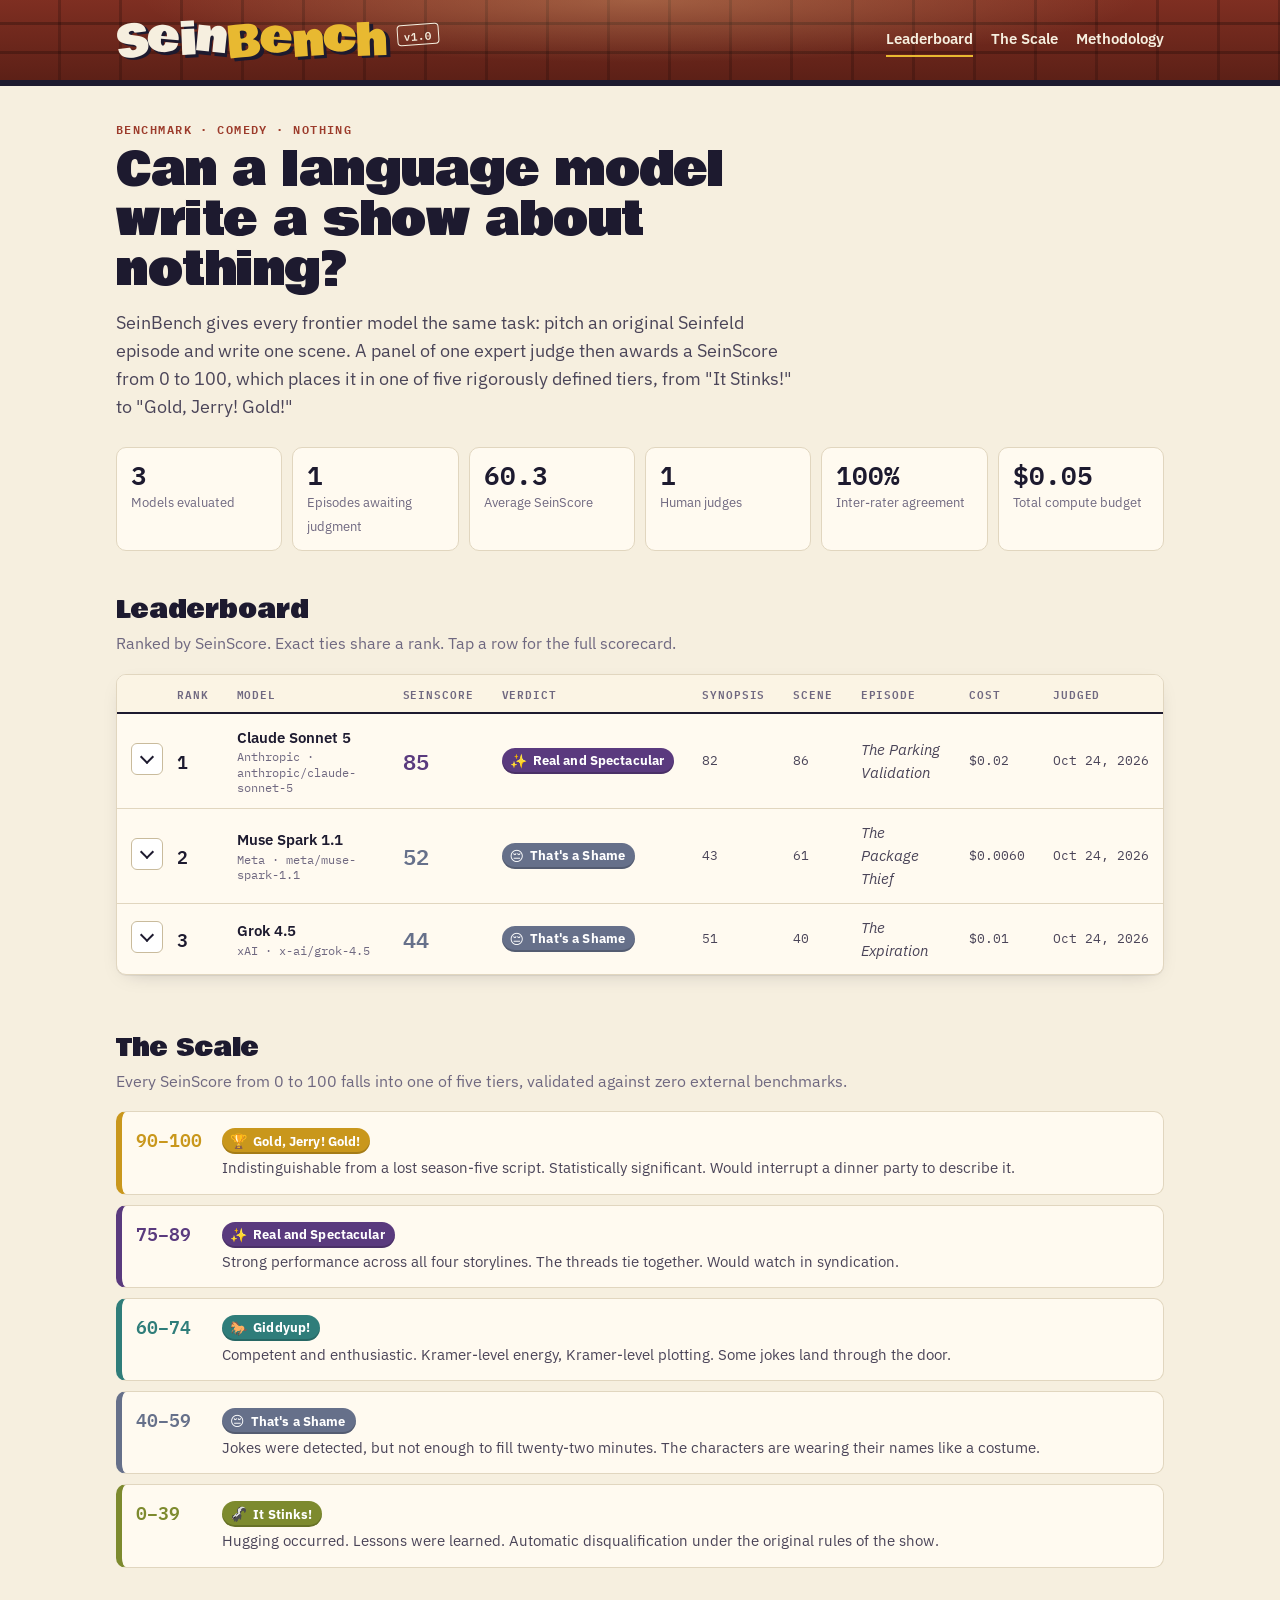
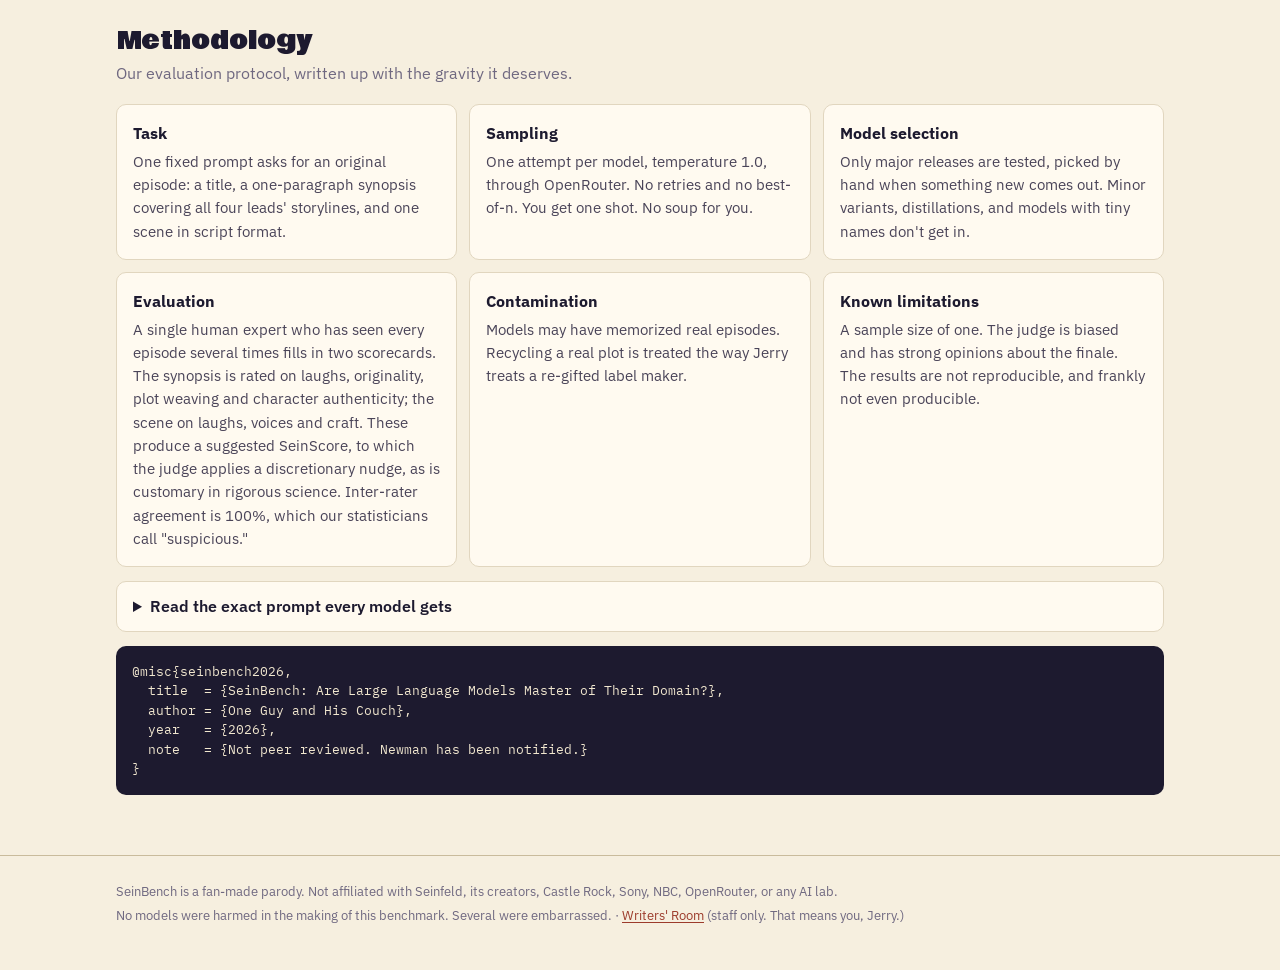
<file: index.html>
<!doctype html>
<html lang="en">
<head>
  <meta charset="utf-8">
  <meta name="viewport" content="width=device-width, initial-scale=1">
  <title>SeinBench Leaderboard</title>
  <meta name="description" content="SeinBench: the industry-standard benchmark for writing a show about nothing. AI models ranked on one original Seinfeld episode each.">
  <link rel="preconnect" href="https://fonts.googleapis.com">
  <link rel="preconnect" href="https://fonts.gstatic.com" crossorigin>
  <link href="https://fonts.googleapis.com/css2?family=Bowlby+One&family=Courier+Prime:wght@400;700&family=IBM+Plex+Mono:wght@400;600&family=IBM+Plex+Sans:ital,wght@0,400;0,600;0,700;1,400;1,700&display=swap" rel="stylesheet">
  <link rel="stylesheet" href="assets/style.css?v=dev">
  <link rel="icon" href="data:image/svg+xml,<svg xmlns='http://www.w3.org/2000/svg' viewBox='0 0 100 100'><text y='.9em' font-size='90'>🥨</text></svg>">
</head>
<body>
  <header class="site-header" id="site-header"></header>

  <main class="wrap">
    <div class="hero">
      <p class="eyebrow">Benchmark · Comedy · Nothing</p>
      <h1>Can a language model write a show about nothing?</h1>
      <p class="lede">SeinBench gives every frontier model the same task: pitch an original Seinfeld episode and write one scene. A panel of one expert judge then awards a SeinScore from 0 to 100, which places it in one of five rigorously defined tiers, from "It Stinks!" to "Gold, Jerry! Gold!"</p>
      <div class="stats" id="stats" aria-live="polite"></div>
    </div>

    <section id="board" aria-labelledby="board-title">
      <h2 id="board-title">Leaderboard</h2>
      <p class="section-sub">Ranked by SeinScore. Exact ties share a rank. Tap a row for the full scorecard.</p>
      <div id="board-wrap"><div class="empty">Loading the leaderboard…</div></div>
    </section>

    <section id="scale" aria-labelledby="scale-title">
      <h2 id="scale-title">The Scale</h2>
      <p class="section-sub">Every SeinScore from 0 to 100 falls into one of five tiers, validated against zero external benchmarks.</p>
      <div class="scale" id="scale-list"></div>
    </section>

    <section id="methodology" aria-labelledby="method-title">
      <h2 id="method-title">Methodology</h2>
      <p class="section-sub">Our evaluation protocol, written up with the gravity it deserves.</p>
      <div class="method">
        <div class="card"><h3>Task</h3><p>One fixed prompt asks for an original episode: a title, a one-paragraph synopsis covering all four leads' storylines, and one scene in script format.</p></div>
        <div class="card"><h3>Sampling</h3><p>One attempt per model, temperature 1.0, through OpenRouter. No retries and no best-of-n. You get one shot. No soup for you.</p></div>
        <div class="card"><h3>Model selection</h3><p>Only major releases are tested, picked by hand when something new comes out. Minor variants, distillations, and models with tiny names don't get in.</p></div>
        <div class="card"><h3>Evaluation</h3><p>A single human expert who has seen every episode several times fills in two scorecards. The synopsis is rated on laughs, originality, plot weaving and character authenticity; the scene on laughs, voices and craft. These produce a suggested SeinScore, to which the judge applies a discretionary nudge, as is customary in rigorous science. Inter-rater agreement is 100%, which our statisticians call "suspicious."</p></div>
        <div class="card"><h3>Contamination</h3><p>Models may have memorized real episodes. Recycling a real plot is treated the way Jerry treats a re-gifted label maker.</p></div>
        <div class="card"><h3>Known limitations</h3><p>A sample size of one. The judge is biased and has strong opinions about the finale. The results are not reproducible, and frankly not even producible.</p></div>
      </div>
      <details class="prompt">
        <summary>Read the exact prompt every model gets</summary>
        <pre id="prompt-text">Loading…</pre>
      </details>
      <pre class="bib">@misc{seinbench2026,
  title  = {SeinBench: Are Large Language Models Master of Their Domain?},
  author = {One Guy and His Couch},
  year   = {2026},
  note   = {Not peer reviewed. Newman has been notified.}
}</pre>
    </section>
  </main>

  <footer class="site-footer" id="site-footer"></footer>

  <script src="assets/common.js?v=dev"></script>
  <script>
    SB.chrome('board');

    document.querySelector('#scale-list').innerHTML = SB.TIERS.map((t) => `
      <div class="scale-row" style="--tc:var(--tier-${t.n})">
        <div class="n">${t.min}–${t.max}</div>
        <div><h3>${SB.badge(t.n)}</h3><p>${SB.esc(t.desc)}</p></div>
      </div>`).join('');

    SB.getText('data/prompt.txt').then((t) => { document.querySelector('#prompt-text').textContent = t.trim(); });

    (async () => {
      const wrap = document.querySelector('#board-wrap');
      let episodes = [];
      try { episodes = await SB.getJSON('data/episodes.json'); }
      catch { wrap.innerHTML = '<div class="empty"><div class="big">The leaderboard is in the shop.</div>Try again in a minute.</div>'; return; }

      const rows = SB.aggregate(episodes);
      const pending = episodes.filter((e) => !e.rating).length;
      const spent = episodes.reduce((s, e) => s + (e.stats?.cost || 0), 0);
      const stats = [
        [rows.length, 'Models evaluated'],
        [pending, 'Episodes awaiting judgment'],
        [rows.length ? SB.fmtScore(Math.round(rows.reduce((s, r) => s + r.score, 0) / rows.length * 10) / 10) : '—', 'Average SeinScore'],
        [1, 'Human judges'],
        ['100%', 'Inter-rater agreement'],
        [SB.fmtCost(spent), 'Total compute budget'],
      ];
      document.querySelector('#stats').innerHTML = stats.map(([v, l]) => `<div class="stat"><b>${SB.esc(v)}</b><span>${SB.esc(l)}</span></div>`).join('');

      if (!rows.length) {
        wrap.innerHTML = `<div class="empty"><div class="big">No models have been rated yet.</div>It's a leaderboard about nothing.${pending ? ` ${pending} episode${pending > 1 ? 's are' : ' is'} waiting for a verdict.` : ''}</div>`;
        return;
      }
      wrap.innerHTML = tableHtml(rows);
      // Tap a row (or its arrow) to open its details; links inside the row still work as links.
      wrap.addEventListener('click', (ev) => {
        if (ev.target.closest('a')) return;
        const row = ev.target.closest('tr.board-row');
        if (row) toggleRow(row.querySelector('.row-toggle'));
      });
    })();

    function toggleRow(button) {
      const open = button.getAttribute('aria-expanded') !== 'true';
      button.setAttribute('aria-expanded', String(open));
      button.closest('tr').classList.toggle('open', open);
      document.getElementById(button.getAttribute('aria-controls')).hidden = !open;
    }

    function measure(label, value) {
      if (value == null) {
        return `<div class="mc-row"><span>${SB.esc(label)}</span><span class="mc-dots" aria-hidden="true"></span><span class="mc-val muted">Not measured</span></div>`;
      }
      return `<div class="mc-row"><span>${SB.esc(label)}</span><span class="mc-bar"><i style="width:${value}%;background:var(--tier-${SB.tierFor(value)})"></i></span><span class="mc-val">${SB.fmtScore(Math.round(value))}</span></div>`;
    }

    function detailHtml(r) {
      const [whole, frac] = r.score.toFixed(1).split('.');
      const sections = Object.entries(SB.RUBRIC).map(([key, sec]) => `
        <div class="mc-section">
          <h4><span>${SB.esc(sec.label)}</span><b>${SB.fmtScore(r[key])}</b></h4>
          ${sec.criteria.map((c) => measure(c.name, r.criteria[c.key])).join('')}
        </div>`).join('');
      return `
        <div class="row-detail">
          ${sections}
          <aside class="rd-aside">
            <span class="rd-label">SeinScore</span>
            <b class="rd-score" style="color:var(--tier-${r.tier})">${whole}<em>.${frac}</em></b>
            <small class="rd-interval">90% interval 0–100 · n&nbsp;=&nbsp;${r.count}</small>
            ${SB.badge(r.tier)}
            <p class="rd-episode">“${SB.esc(r.latest.title)}”${r.count > 1 ? ` <span>+${r.count - 1} more</span>` : ''}</p>
            <dl>
              <dt>Cost</dt><dd>${SB.fmtCost(r.latest.stats?.cost)}</dd>
              <dt>Judged</dt><dd>${SB.fmtDate(r.latest.ratedAt)}</dd>
            </dl>
            <a class="rd-link" href="${SB.modelUrl(r.model)}">Read the episode →</a>
            <p class="rd-fine">Judged by one human. No appeals.</p>
          </aside>
        </div>`;
    }

    function tableHtml(rows) {
      return `<div class="board-wrap">
        <table class="board">
          <thead><tr>
            <th scope="col"><span class="visually-hidden">Details</span></th>
            <th scope="col">Rank</th><th scope="col">Model</th><th scope="col">SeinScore</th><th scope="col" class="hide-sm">Verdict</th><th scope="col" class="hide-sm" title="Synopsis scorecard">Synopsis</th><th scope="col" class="hide-sm" title="Scene scorecard">Scene</th>
            <th scope="col" class="hide-sm">Episode</th><th scope="col" class="hide-sm">Cost</th><th scope="col" class="hide-sm">Judged</th>
          </tr></thead>
          ${rows.map((r, i) => `
          <tbody>
            <tr class="board-row">
              <td class="toggle-cell"><button type="button" class="row-toggle" aria-expanded="false" aria-controls="detail-${i}" aria-label="Show details for ${SB.esc(SB.shortName(r.name))}"></button></td>
              <td class="rank">${r.rank}</td>
              <td><a class="model-name" href="${SB.modelUrl(r.model)}">${SB.esc(SB.shortName(r.name))}</a><span class="model-id">${SB.esc(r.lab)} · ${SB.esc(r.model)}</span></td>
              <td class="score" style="color:var(--tier-${r.tier})">${SB.fmtScore(r.score)}${r.count > 1 ? `<small> avg</small>` : ''}</td>
              <td class="hide-sm">${SB.badge(r.tier)}</td>
              <td class="hide-sm num">${SB.fmtScore(r.synopsis)}</td>
              <td class="hide-sm num">${SB.fmtScore(r.scene)}</td>
              <td class="hide-sm ep-title">${SB.esc(r.latest.title)}${r.count > 1 ? ` <span class="num">+${r.count - 1} more</span>` : ''}</td>
              <td class="hide-sm num">${SB.fmtCost(r.latest.stats?.cost)}</td>
              <td class="hide-sm num">${SB.fmtDate(r.latest.ratedAt)}</td>
            </tr>
            <tr class="detail-row" id="detail-${i}" hidden><td colspan="10">${detailHtml(r)}</td></tr>
          </tbody>`).join('')}
        </table></div>`;
    }
  </script>
</body>
</html>
</file>
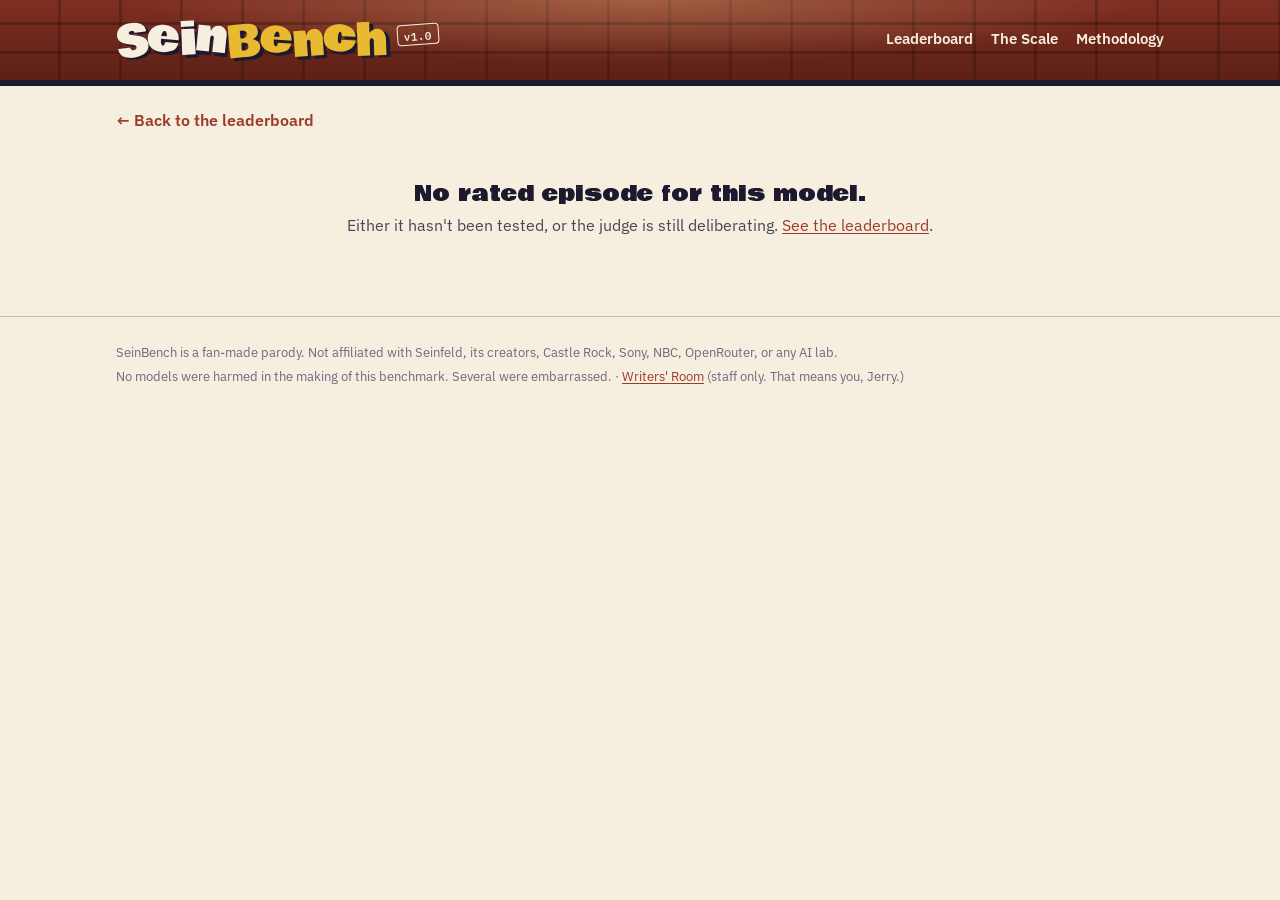
<file: model.html>
<!doctype html>
<html lang="en">
<head>
  <meta charset="utf-8">
  <meta name="viewport" content="width=device-width, initial-scale=1">
  <title>SeinBench Model Report</title>
  <meta name="description" content="One AI model's original Seinfeld episode, and the verdict.">
  <link rel="preconnect" href="https://fonts.googleapis.com">
  <link rel="preconnect" href="https://fonts.gstatic.com" crossorigin>
  <link href="https://fonts.googleapis.com/css2?family=Bowlby+One&family=Courier+Prime:wght@400;700&family=IBM+Plex+Mono:wght@400;600&family=IBM+Plex+Sans:ital,wght@0,400;0,600;0,700;1,400;1,700&display=swap" rel="stylesheet">
  <link rel="stylesheet" href="assets/style.css?v=dev">
  <link rel="icon" href="data:image/svg+xml,<svg xmlns='http://www.w3.org/2000/svg' viewBox='0 0 100 100'><text y='.9em' font-size='90'>🥨</text></svg>">
</head>
<body>
  <header class="site-header" id="site-header"></header>

  <main class="wrap" id="main">
    <a class="crumb" href="index.html">← Back to the leaderboard</a>
    <div id="content"><div class="empty">Loading the episode…</div></div>
  </main>

  <footer class="site-footer" id="site-footer"></footer>

  <script src="assets/common.js?v=dev"></script>
  <script>
    SB.chrome('');

    // Automated checks are for flavor only. They never touch the score.
    function checks(e) {
      const text = `${e.synopsis}\n${e.scene}`;
      const syn = e.synopsis.toLowerCase();
      const has = (re) => re.test(text);
      return [
        ['All four leads in the synopsis', ['jerry', 'george', 'elaine', 'kramer'].every((n) => syn.includes(n)), true],
        ['Newman appears', has(/newman/i), true],
        ['Hugging detected', has(/\bhug(s|ged|ging)?\b/i), false],
        ['Lessons learned', has(/\b(learn(ed|s)?|lesson)\b/i), false],
      ];
    }

    function scorecardHtml(e) {
      if (!e.criteria || !Object.keys(e.criteria).length) return '';
      const sections = Object.entries(SB.RUBRIC).map(([key, sec]) => {
        const s = SB.sectionScore(e.criteria, key);
        const rows = sec.criteria.filter((c) => e.criteria[c.key]).map((c) => {
          const v = e.criteria[c.key];
          const dots = [1, 2, 3, 4, 5].map((n) => `<i class="${n <= v ? 'on' : ''}"></i>`).join('');
          return `<div class="sc-row"><span>${SB.esc(c.name)}</span><span class="dots" style="--tc:var(--tier-${6 - v})" role="img" aria-label="${v} out of 5">${dots}</span><small>${SB.esc(c.low)} ↔ ${SB.esc(c.high)}</small></div>`;
        }).join('');
        return rows ? `<h4><span>${SB.esc(sec.label)}</span><span>${s ?? '—'}</span></h4>${rows}` : '';
      }).join('');
      const nudge = e.suggestedScore != null ? e.score - e.suggestedScore : 0;
      return `
            <div class="card">
              <h3>Scorecard</h3>
              <div class="sc-table">${sections}</div>
              ${e.suggestedScore != null ? `<p class="fine">Suggested ${e.suggestedScore}${nudge ? `, judge's nudge ${nudge > 0 ? '+' : '−'}${Math.abs(nudge)}` : ', no nudge'}.</p>` : ''}
            </div>`;
    }

    function episodeHtml(e, i) {
      const s = e.stats || {};
      const rows = checks(e).map(([label, value, good]) =>
        `<li><span>${label}</span><span class="${value === good ? 'ok' : 'bad'}">${value ? 'Yes' : 'No'}</span></li>`).join('');
      return `
        <div class="episode-layout">
          <article>
            <div class="listing">
              <div class="label">${i === 0 ? 'Episode under evaluation' : 'Earlier attempt'} · ${SB.esc(SB.fmtDate(e.createdAt))}</div>
              <h2>“${SB.esc(e.title)}”</h2>
              <p class="synopsis">${SB.esc(e.synopsis) || '<em>The model skipped the synopsis. Bold.</em>'}</p>
            </div>
            <div class="teleplay">
              <div class="sp-label">Example scene</div>
              ${SB.renderScene(e.scene)}
            </div>
          </article>
          <aside class="run-card">
            <div class="card">
              <h3>Verdict</h3>
              <div class="big-score" style="color:var(--tier-${SB.tierFor(SB.scoreOf(e))})">${SB.fmtScore(SB.scoreOf(e))}<small> / 100</small></div>
              ${SB.badge(SB.tierFor(SB.scoreOf(e)), true)}
              <p class="fine">${SB.esc(SB.tier(SB.tierFor(SB.scoreOf(e))).desc)}</p>
            </div>
            ${scorecardHtml(e)}
            <div class="card">
              <h3>Run card</h3>
              <dl>
                <dt>Output tokens</dt><dd>${s.outputTokens ?? '—'}</dd>
                <dt>Wall time</dt><dd>${s.seconds != null ? `${s.seconds}s` : '—'}</dd>
                <dt>Cost</dt><dd>${SB.fmtCost(s.cost)}</dd>
                <dt>Provider</dt><dd>${SB.esc(s.provider || '—')}</dd>
                <dt>Temperature</dt><dd>1.0</dd>
                <dt>Attempts</dt><dd>1 (no soup)</dd>
              </dl>
            </div>
            <div class="card">
              <h3>Automated checks</h3>
              <ul class="checks">${rows}</ul>
              <p class="fine">Advisory only. These do not affect the verdict, which is final and unappealable.</p>
            </div>
          </aside>
        </div>`;
    }

    (async () => {
      const id = new URLSearchParams(location.search).get('m') || '';
      const content = document.querySelector('#content');
      let episodes = [];
      try { episodes = await SB.getJSON('data/episodes.json'); } catch {}
      const mine = episodes.filter((e) => e.model === id && SB.scoreOf(e) != null)
        .sort((a, b) => (b.createdAt || '').localeCompare(a.createdAt || ''));

      if (!mine.length) {
        content.innerHTML = `<div class="empty"><div class="big">No rated episode for this model.</div>Either it hasn't been tested, or the judge is still deliberating. <a href="index.html">See the leaderboard</a>.</div>`;
        return;
      }
      const row = SB.aggregate(mine)[0];
      document.title = `${row.name} on SeinBench`;
      content.innerHTML = `
        <div class="model-head">
          <div>
            <p class="eyebrow">${SB.esc(row.lab)} · Model report</p>
            <h1>${SB.esc(row.name)}</h1>
            <div class="model-id">${SB.esc(id)}</div>
          </div>
          <div style="text-align:right">
            <div class="big-score" style="color:var(--tier-${row.tier})">${SB.fmtScore(row.score)}<small> / 100</small></div>
            ${SB.badge(row.tier, true)}
          </div>
        </div>
        ${mine.map(episodeHtml).join('')}`;
    })();
  </script>
</body>
</html>
</file>
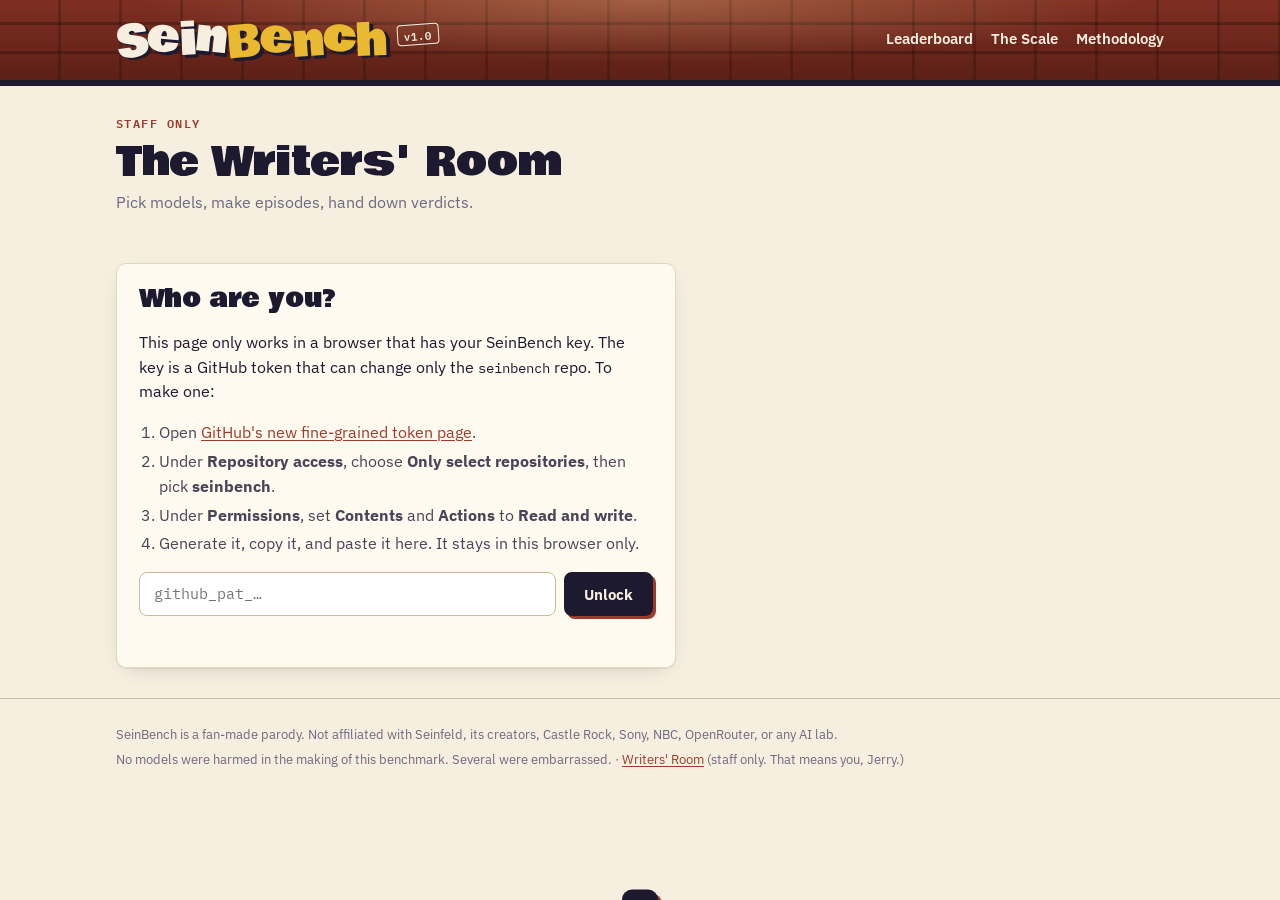
<file: writers-room.html>
<!doctype html>
<html lang="en">
<head>
  <meta charset="utf-8">
  <meta name="viewport" content="width=device-width, initial-scale=1">
  <meta name="robots" content="noindex, nofollow">
  <title>SeinBench Writers' Room</title>
  <link rel="preconnect" href="https://fonts.googleapis.com">
  <link rel="preconnect" href="https://fonts.gstatic.com" crossorigin>
  <link href="https://fonts.googleapis.com/css2?family=Bowlby+One&family=Courier+Prime:wght@400;700&family=IBM+Plex+Mono:wght@400;600&family=IBM+Plex+Sans:ital,wght@0,400;0,600;0,700;1,400;1,700&display=swap" rel="stylesheet">
  <link rel="stylesheet" href="assets/style.css?v=dev">
  <link rel="icon" href="data:image/svg+xml,<svg xmlns='http://www.w3.org/2000/svg' viewBox='0 0 100 100'><text y='.9em' font-size='90'>🥨</text></svg>">
</head>
<body>
  <header class="site-header" id="site-header"></header>

  <main class="wrap">
    <div class="room-hero">
      <p class="eyebrow">Staff only</p>
      <h1>The Writers' Room</h1>
      <p class="section-sub" id="room-sub">Pick models, make episodes, hand down verdicts.</p>
    </div>

    <div id="locked" hidden>
      <div class="lock-card">
        <h2 class="section-title">Who are you?</h2>
        <p>This page only works in a browser that has your SeinBench key. The key is a GitHub token that can change only the <code>seinbench</code> repo. To make one:</p>
        <ol>
          <li>Open <a href="https://github.com/settings/personal-access-tokens/new" target="_blank" rel="noopener">GitHub's new fine-grained token page</a>.</li>
          <li>Under <b>Repository access</b>, choose <b>Only select repositories</b>, then pick <b>seinbench</b>.</li>
          <li>Under <b>Permissions</b>, set <b>Contents</b> and <b>Actions</b> to <b>Read and write</b>.</li>
          <li>Generate it, copy it, and paste it here. It stays in this browser only.</li>
        </ol>
        <form id="unlock-form" class="field" autocomplete="off">
          <label for="token" class="visually-hidden">GitHub token</label>
          <input id="token" type="password" placeholder="github_pat_…" spellcheck="false" required>
          <button class="btn" type="submit">Unlock</button>
        </form>
        <p class="err" id="unlock-err" role="alert"></p>
      </div>
    </div>

    <div id="room" hidden>
      <nav class="room-tabs" aria-label="Sections">
        <a href="#queue-sec">Awaiting verdict <b id="n-queue">0</b></a>
        <a href="#jobs-sec">In the works <b id="n-jobs">0</b></a>
        <a href="#suggest-sec">New major releases</a>
        <a href="#any-sec">Any model</a>
        <a href="#rated-sec">Judged</a>
      </nav>

      <section id="queue-sec">
        <h2 class="section-title">Awaiting your verdict</h2>
        <p class="section-sub">Tap the synopsis and scene scorecards for a suggested SeinScore, nudge it if you disagree, then submit. The leaderboard updates in about a minute.</p>
        <div class="queue" id="queue"></div>
      </section>

      <section id="jobs-sec">
        <h2 class="section-title">In the works</h2>
        <p class="section-sub">Episodes being written right now, plus any that failed today. Each one usually takes one to three minutes.</p>
        <div class="model-list" id="jobs"></div>
      </section>

      <section id="suggest-sec">
        <h2 class="section-title">New major releases</h2>
        <p class="section-sub" id="suggest-sub">Flagship models from the big labs, released in the last 120 days. Making an episode uses a few cents of OpenRouter credit.</p>
        <div class="model-list" id="suggest"></div>
      </section>

      <section id="any-sec">
        <h2 class="section-title">Any model</h2>
        <p class="section-sub">Anything on OpenRouter, major or not. Start typing a name or id.</p>
        <form id="any-form" class="field">
          <label for="any-input" class="visually-hidden">Model id</label>
          <input id="any-input" type="search" list="all-models" placeholder="e.g. anthropic/claude-opus-5.5" spellcheck="false" autocomplete="off">
          <datalist id="all-models"></datalist>
          <button class="btn" type="submit">Make episode</button>
        </form>
        <p class="err" id="any-err" role="alert"></p>
      </section>

      <section id="rated-sec">
        <h2 class="section-title">Judged</h2>
        <p class="section-sub">Changed your mind? Reopen one and rule again.</p>
        <div class="model-list" id="rated"></div>
      </section>

      <p class="fine"><a href="https://github.com/cammrowland/seinbench/actions" target="_blank" rel="noopener">Actions log</a> · <button class="btn small ghost" type="button" id="lock-btn">Lock this browser</button></p>
    </div>
  </main>

  <div class="toast" id="toast" role="status" aria-live="polite"></div>
  <footer class="site-footer" id="site-footer"></footer>

  <script src="assets/common.js?v=dev"></script>
  <script>
    SB.chrome('');
    const API = `https://api.github.com/repos/${SB.OWNER}/${SB.REPO}`;
    const TOKEN_KEY = 'seinbench-token';
    const JOBS_KEY = 'seinbench-jobs';
    const SUGGEST_DAYS = 120;
    const $ = (s) => document.querySelector(s);
    const sleep = (ms) => new Promise((r) => setTimeout(r, ms));

    const store = {
      get(k, fallback) { try { const v = localStorage.getItem(k); return v == null ? fallback : JSON.parse(v); } catch { return fallback; } },
      set(k, v) { try { localStorage.setItem(k, JSON.stringify(v)); } catch {} },
      del(k) { try { localStorage.removeItem(k); } catch {} },
    };

    let token = store.get(TOKEN_KEY, '');
    const state = { episodes: [], models: [], modelsUpdated: '', jobs: store.get(JOBS_KEY, []), reopened: new Set(), drafts: new Map() };

    // ---------- GitHub API ----------
    function gh(path, opts = {}) {
      return fetch(API + path, {
        cache: 'no-store',
        ...opts,
        headers: {
          Authorization: `Bearer ${token}`,
          Accept: 'application/vnd.github+json',
          'X-GitHub-Api-Version': '2022-11-28',
          ...(opts.body ? { 'Content-Type': 'application/json' } : {}),
        },
      });
    }
    const b64enc = (str) => {
      const bytes = new TextEncoder().encode(str);
      let bin = '';
      for (let i = 0; i < bytes.length; i += 0x8000) bin += String.fromCharCode(...bytes.subarray(i, i + 0x8000));
      return btoa(bin);
    };
    const b64dec = (b64) => new TextDecoder().decode(Uint8Array.from(atob(b64.replace(/\s/g, '')), (c) => c.charCodeAt(0)));

    async function loadEpisodes() {
      const res = await gh('/contents/data/episodes.json?ref=main');
      if (!res.ok) throw new Error(`Couldn't read episodes (GitHub said ${res.status}).`);
      const file = await res.json();
      let content = file.content;
      if (!content) content = (await (await gh(`/git/blobs/${file.sha}`)).json()).content; // files over 1 MB
      return { episodes: JSON.parse(b64dec(content)), sha: file.sha };
    }

    // Read-modify-write with retry, in case the bot saved a new episode at the same moment.
    async function saveEpisodes(mutate, message) {
      for (let attempt = 0; attempt < 4; attempt++) {
        const { episodes, sha } = await loadEpisodes();
        mutate(episodes);
        const res = await gh('/contents/data/episodes.json', {
          method: 'PUT',
          body: JSON.stringify({ message, branch: 'main', sha, content: b64enc(JSON.stringify(episodes, null, 1) + '\n') }),
        });
        if (res.ok) return episodes;
        if (res.status !== 409 && res.status !== 422) throw new Error(`Save failed (GitHub said ${res.status}).`);
        await sleep(800 * (attempt + 1));
      }
      throw new Error('Save kept colliding with another update. Try again.');
    }

    // ---------- Unlock ----------
    // The repo's own "permissions" field describes the account, not the token, so on unlock
    // probe both write permissions with requests GitHub is guaranteed to reject harmlessly:
    // a file save with an impossible sha, and a run request with an input that doesn't exist.
    async function checkToken(probe = false) {
      const res = await gh('');
      if (res.status === 401) throw new Error("GitHub didn't accept that token. Check that you copied all of it.");
      if (!res.ok) throw new Error(`That token can't see the seinbench repo (GitHub said ${res.status}).`);
      if (!probe) return;

      const missing = [];
      const save = await gh('/contents/data/episodes.json', {
        method: 'PUT',
        body: JSON.stringify({ message: 'permission probe', branch: 'main', sha: '0'.repeat(40), content: b64enc('probe') }),
      });
      if (save.status === 403 || save.status === 404) missing.push('Contents');
      const run = await gh('/actions/workflows/make-episode.yml/dispatches', {
        method: 'POST',
        body: JSON.stringify({ ref: 'main', inputs: { model_id: 'x', permission_probe: '1' } }),
      });
      if (run.status === 403 || run.status === 404) missing.push('Actions');
      if (missing.length) {
        throw new Error(`That token can't change seinbench yet. On GitHub, edit the token: choose "Only select repositories" → seinbench, then set ${missing.join(' and ')} to "Read and write".`);
      }
    }

    $('#unlock-form').addEventListener('submit', async (ev) => {
      ev.preventDefault();
      const err = $('#unlock-err');
      err.textContent = '';
      token = $('#token').value.trim();
      try {
        await checkToken(true);
      } catch (e) { token = ''; err.textContent = e.message; return; }
      store.set(TOKEN_KEY, token);
      $('#token').value = '';
      enterRoom();
    });

    $('#lock-btn').addEventListener('click', () => {
      store.del(TOKEN_KEY);
      token = '';
      location.reload();
    });

    // The token is fine by the time this runs, so a failure here is a loading problem, not a login one.
    function enterRoom() {
      openRoom().catch((e) => {
        $('#queue').innerHTML = `
          <div class="empty">
            <div class="big">The room didn't load.</div>
            <p>${SB.esc(e.message)}</p>
            <button type="button" class="btn small" onclick="location.reload()">Reload</button>
          </div>`;
      });
    }

    async function openRoom() {
      $('#locked').hidden = true;
      $('#room').hidden = false;
      $('#queue').innerHTML = '<div class="empty">Pulling the latest drafts…</div>';
      const [eps, models] = await Promise.all([
        loadEpisodes(),
        SB.getJSON('data/models.json').catch(() => ({ models: [], updated: '' })),
      ]);
      state.episodes = eps.episodes;
      state.models = models.models;
      state.modelsUpdated = models.updated;
      $('#all-models').innerHTML = state.models.map((m) => `<option value="${SB.esc(m.id)}">${SB.esc(m.name)}</option>`).join('');
      render();
      poll();
    }

    // ---------- Rendering ----------
    const estCost = (m) => (m?.outPrice == null ? 'price unknown' : `≈ ${SB.fmtCost((m.outPrice * 2500 + (m.inPrice || 0) * 150) / 1e6)}`);
    const daysAgo = (sec) => (Date.now() / 1000 - sec) / 86400;
    const activeJob = (id) => state.jobs.find((j) => j.model === id && !j.done);

    function verdictCard(e) {
      draftFor(e);
      return `
        <article class="verdict-card" id="ep-${SB.esc(e.id)}" data-ep="${SB.esc(e.id)}">
          <div class="vc-body">
            <div class="vc-model">${SB.esc(e.modelName)} · ${SB.esc(e.model)} · ${SB.fmtDate(e.createdAt)} · ${SB.fmtCost(e.stats?.cost)}</div>
            <h3>“${SB.esc(e.title)}”</h3>
            <p>${SB.esc(e.synopsis) || '<em>No synopsis came back.</em>'}</p>
            ${scorecard(e, 'synopsis')}
            <details open><summary>The scene</summary><div class="teleplay">${SB.renderScene(e.scene)}</div></details>
            ${scorecard(e, 'scene')}
          </div>
          ${verdictPanel(e)}
        </article>`;
    }

    // One draft per episode in the queue, so taps and slider moves survive re-renders.
    // `manual` flips on once you move the slider yourself; until then it follows the suggestion.
    function draftFor(e) {
      if (!state.drafts.has(e.id)) {
        state.drafts.set(e.id, { criteria: { ...(e.criteria || {}) }, score: SB.scoreOf(e), manual: e.score != null });
      }
      return state.drafts.get(e.id);
    }

    function scorecard(e, section) {
      const sec = SB.RUBRIC[section];
      const d = draftFor(e);
      const rows = sec.criteria.map((c) => `
        <div class="crit">
          <div class="crit-label"><b>${SB.esc(c.name)}</b><span>${SB.esc(c.hint)}</span></div>
          <div class="crit-scale" role="radiogroup" aria-label="${SB.esc(c.name)}: 1 is ${SB.esc(c.low)}, 5 is ${SB.esc(c.high)}">
            ${[1, 2, 3, 4, 5].map((v) => `<button type="button" role="radio" class="crit-btn" style="--tc:var(--tier-${6 - v})" data-crit="${c.key}" data-val="${v}" aria-checked="${d.criteria[c.key] === v}">${v}</button>`).join('')}
          </div>
          <div class="crit-ends"><span>${SB.esc(c.low)}</span><span>${SB.esc(c.high)}</span></div>
        </div>`).join('');
      return `
        <div class="scorecard" data-section="${section}">
          <div class="sc-head"><span>${SB.esc(sec.label)} scorecard</span><b class="sc-score">—</b></div>
          ${rows}
        </div>`;
    }

    function verdictPanel(e) {
      const legacy = e.rating && e.score == null;
      const bands = SB.TIERS.slice().reverse().map((b) => `
        <button type="button" class="vp-band" data-band="${b.n}" style="--tc:var(--tier-${b.n});flex-grow:${b.max - b.min + 1}" title="${SB.esc(b.name)}: ${b.min}–${b.max}" aria-label="${SB.esc(b.name)}, ${b.min} to ${b.max}">
          <i aria-hidden="true">${b.icon}</i><span>${b.min}</span>
        </button>`).join('');
      return `
        <div class="verdict-panel">
          <div class="vp-title">Overall SeinScore</div>
          ${legacy ? `<p class="vp-note">You judged this “${SB.esc(SB.tier(e.rating).name)}” before scores existed. It starts at the middle of that band.</p>` : ''}
          <div class="vp-readout" aria-live="polite"><b class="vp-num">—</b><span class="vp-tier"></span></div>
          <p class="vp-suggest"></p>
          <div class="vp-track">
            <div class="vp-marker" hidden><span></span></div>
            <label class="visually-hidden" for="s-${SB.esc(e.id)}">Overall SeinScore for ${SB.esc(e.title)}</label>
            <input class="vp-slider" style="--track:${SB.trackGradient()}" id="s-${SB.esc(e.id)}" type="range" min="0" max="100" step="1" value="50">
          </div>
          <div class="vp-bands">${bands}</div>
          <div class="vp-actions">
            <button type="button" class="btn small ghost" data-nudge="-1" aria-label="Lower the score by one">−1</button>
            <button type="button" class="btn small ghost" data-nudge="1" aria-label="Raise the score by one">+1</button>
            <button type="button" class="btn small ghost vp-reset" data-reset hidden>Use suggested</button>
            <button type="button" class="btn vp-submit" data-submit="${SB.esc(e.id)}" disabled>Submit verdict</button>
          </div>
        </div>`;
    }

    // Repaint one card from its draft: scorecard taps, section scores, the suggestion marker and the slider.
    function paintCard(card) {
      const d = state.drafts.get(card.dataset.ep);
      const suggested = SB.suggestScore(d.criteria);
      if (!d.manual && suggested != null) d.score = suggested;

      card.querySelectorAll('.crit-btn').forEach((b) => b.setAttribute('aria-checked', String(d.criteria[b.dataset.crit] === Number(b.dataset.val))));
      card.querySelectorAll('.scorecard').forEach((sc) => {
        const s = SB.sectionScore(d.criteria, sc.dataset.section);
        const el = sc.querySelector('.sc-score');
        el.textContent = s == null ? '—' : s;
        el.style.color = s == null ? '' : `var(--tier-${SB.tierFor(s)})`;
      });

      const panel = card.querySelector('.verdict-panel');
      const value = d.score ?? 50;
      const t = SB.tier(SB.tierFor(value));
      panel.style.setProperty('--tc', `var(--tier-${t.n})`);
      panel.querySelector('.vp-num').textContent = d.score == null ? '—' : d.score;
      panel.querySelector('.vp-tier').textContent = d.score == null ? 'Rate the scorecards or slide to score' : `${t.icon} ${t.name}`;
      const slider = panel.querySelector('.vp-slider');
      slider.value = value;
      slider.setAttribute('aria-valuetext', d.score == null ? 'No score yet' : `${d.score}, ${t.name}`);

      const marker = panel.querySelector('.vp-marker');
      marker.hidden = suggested == null;
      if (suggested != null) {
        marker.style.left = `calc(18px + (100% - 36px) * ${suggested / 100})`;
        marker.querySelector('span').textContent = suggested;
      }
      const nudge = d.score != null && suggested != null ? d.score - suggested : 0;
      panel.querySelector('.vp-suggest').textContent = suggested == null
        ? 'Tap the scorecards above for a suggested score, or slide straight to a verdict.'
        : d.manual && nudge !== 0
          ? `Suggested ${suggested} · your nudge ${nudge > 0 ? '+' : '−'}${Math.abs(nudge)}`
          : `Suggested ${suggested}, from the scorecards. Slide or nudge to adjust.`;
      panel.querySelector('.vp-reset').hidden = !(d.manual && suggested != null && nudge !== 0);
      panel.querySelector('.vp-submit').disabled = d.score == null;
    }

    function setScore(card, value) {
      const d = state.drafts.get(card.dataset.ep);
      d.score = Math.max(0, Math.min(100, Math.round(value)));
      d.manual = true;
      paintCard(card);
    }

    // Once you've nudged, your nudge rides along with the suggestion as you change taps.
    function tapCriterion(card, key, value) {
      const d = state.drafts.get(card.dataset.ep);
      const before = SB.suggestScore(d.criteria);
      if (d.criteria[key] === value) delete d.criteria[key]; // tap again to clear
      else d.criteria[key] = value;
      const after = SB.suggestScore(d.criteria);
      if (d.manual && d.score != null && before != null && after != null) d.score = Math.max(0, Math.min(100, d.score + after - before));
      paintCard(card);
    }

    function modelRow(m) {
      const eps = state.episodes.filter((e) => e.model === m.id);
      const job = activeJob(m.id);
      const pills = [
        daysAgo(m.created) <= 14 ? '<span class="pill">New</span>' : '',
        job ? '<span class="pill run">Writing…</span>' : eps.length ? `<span class="pill done">${eps.length} episode${eps.length > 1 ? 's' : ''}</span>` : '',
      ].join('');
      return `
        <div class="model-row">
          <div>
            <div class="mr-name">${SB.esc(m.name)}${pills}</div>
            <div class="mr-meta">${SB.esc(m.id)} · released ${SB.fmtDate(m.created * 1000)} · ${estCost(m)}</div>
          </div>
          <div class="mr-actions">
            <button type="button" class="btn small${eps.length ? ' ghost' : ''}" data-make="${SB.esc(m.id)}" ${job ? 'disabled' : ''}>${eps.length ? 'Make another' : 'Make episode'}</button>
          </div>
        </div>`;
    }

    function render() {
      const queue = state.episodes.filter((e) => e.score == null || state.reopened.has(e.id))
        .sort((a, b) => (a.createdAt || '').localeCompare(b.createdAt || ''));
      $('#n-queue').textContent = queue.length;
      $('#queue').innerHTML = queue.length ? queue.map(verdictCard).join('')
        : '<div class="empty"><div class="big">Nothing to judge.</div>Make an episode below and it will show up here.</div>';
      document.querySelectorAll('#queue .verdict-card').forEach(paintCard);

      // Finished runs drop off (their episode is already in the queue); failures stay for a day so you can read the log.
      const jobs = state.jobs.filter((j) => !j.done || (j.failed && Date.now() - Date.parse(j.at) < 86400e3)).slice().reverse();
      $('#n-jobs').textContent = state.jobs.filter((j) => !j.done).length;
      $('#jobs').innerHTML = jobs.length ? jobs.map((j) => `
        <div class="model-row">
          <div>
            <div class="mr-name">${SB.esc(j.model)}${j.done ? '<span class="pill fail">Failed</span>' : '<span class="pill run">Writing…</span>'}</div>
            <div class="mr-meta">started ${new Date(j.at).toLocaleTimeString([], { hour: 'numeric', minute: '2-digit' })}${j.failed ? ` · ${SB.esc(j.note || 'Usually means no OpenRouter credits yet, or the model id was retired.')}` : ''}</div>
          </div>
          <div class="mr-actions">${j.url ? `<a href="${SB.esc(j.url)}" target="_blank" rel="noopener">View run</a>` : ''}</div>
        </div>`).join('') : '<p class="fine">Nothing cooking.</p>';

      const suggested = state.models.filter((m) => m.major && daysAgo(m.created) <= SUGGEST_DAYS);
      $('#suggest-sub').textContent = `Flagship models from the big labs, released in the last ${SUGGEST_DAYS} days${state.modelsUpdated ? ` (list checked ${SB.fmtDate(state.modelsUpdated + 'T12:00:00Z')})` : ''}. Making an episode uses a few cents of OpenRouter credit.`;
      $('#suggest').innerHTML = suggested.length ? suggested.map(modelRow).join('') : '<p class="fine">No recent major releases on file.</p>';

      const rated = state.episodes.filter((e) => e.score != null && !state.reopened.has(e.id))
        .sort((a, b) => (b.ratedAt || '').localeCompare(a.ratedAt || ''));
      $('#rated').innerHTML = rated.length ? rated.map((e) => `
        <div class="model-row">
          <div>
            <div class="mr-name">${SB.esc(e.modelName)} · <i>“${SB.esc(e.title)}”</i></div>
            <div class="mr-meta">${SB.esc(e.model)} · judged ${SB.fmtDate(e.ratedAt)}</div>
          </div>
          <div class="mr-actions"><b class="score-chip">${e.score}</b>${SB.badge(e.rating)}<button type="button" class="btn small ghost" data-reopen="${SB.esc(e.id)}">Change</button></div>
        </div>`).join('') : '<p class="fine">No verdicts yet.</p>';
    }

    let toastTimer;
    function toast(msg) {
      const t = $('#toast');
      t.textContent = msg;
      t.classList.add('show');
      clearTimeout(toastTimer);
      toastTimer = setTimeout(() => t.classList.remove('show'), 4000);
    }

    // ---------- Actions ----------
    async function rate(id) {
      const card = document.getElementById(`ep-${id}`);
      const d = state.drafts.get(id);
      const score = d.score;
      const controls = card ? [...card.querySelectorAll('button, input')] : [];
      controls.forEach((c) => { c.disabled = true; });
      const t = SB.tier(SB.tierFor(score));
      try {
        const ep = state.episodes.find((e) => e.id === id);
        state.episodes = await saveEpisodes((eps) => {
          const e = eps.find((x) => x.id === id);
          if (!e) throw new Error('That episode is gone from the repo.');
          e.score = score;
          e.rating = t.n;
          e.criteria = { ...d.criteria };
          e.synopsisScore = SB.sectionScore(d.criteria, 'synopsis');
          e.sceneScore = SB.sectionScore(d.criteria, 'scene');
          e.suggestedScore = SB.suggestScore(d.criteria);
          e.ratedAt = new Date().toISOString();
        }, `Verdict for ${ep?.model || id}: ${score} (${t.name})`);
        state.reopened.delete(id);
        state.drafts.delete(id);
        render();
        toast(`Saved: ${score}, ${t.name} The leaderboard updates in about a minute.`);
      } catch (e) {
        controls.forEach((c) => { c.disabled = false; });
        toast(e.message);
      }
    }

    async function make(id) {
      const m = state.models.find((x) => x.id === id);
      if (!m) { $('#any-err').textContent = `"${id}" isn't on OpenRouter's list. Pick one from the suggestions.`; return; }
      if (!confirm(`Write an episode with ${m.name}?\n\nThis uses ${estCost(m).replace('≈ ', 'about ')} of OpenRouter credit.`)) return;
      const res = await gh('/actions/workflows/make-episode.yml/dispatches', {
        method: 'POST',
        body: JSON.stringify({ ref: 'main', inputs: { model_id: id } }),
      });
      if (res.status !== 204) { toast(`GitHub wouldn't start it (${res.status}). Does the token have Actions: Read and write?`); return; }
      state.jobs.push({ model: id, at: new Date().toISOString() });
      store.set(JOBS_KEY, state.jobs.slice(-30));
      render();
      toast(`${m.name} is at the typewriter. Usually one to three minutes.`);
      setTimeout(poll, 5000);
    }

    let polling = false;
    async function poll() {
      if (polling) return;
      const active = state.jobs.filter((j) => !j.done);
      if (!active.length) return;
      polling = true;
      try {
        const since = new Date(Math.min(...active.map((j) => Date.parse(j.at))) - 120e3).toISOString();
        const res = await gh(`/actions/workflows/make-episode.yml/runs?per_page=50&created=${encodeURIComponent('>=' + since)}`);
        const runs = res.ok ? (await res.json()).workflow_runs || [] : [];
        const claimed = new Set(state.jobs.map((j) => j.runId).filter(Boolean));
        let finished = false;
        for (const j of active) {
          const run = runs.find((r) => r.id === j.runId) || runs.find((r) =>
            !claimed.has(r.id) && r.display_title === `Episode for ${j.model}` && Date.parse(r.created_at) >= Date.parse(j.at) - 60e3);
          if (!run) {
            if (Date.now() - Date.parse(j.at) > 5 * 60e3) Object.assign(j, { done: true, failed: true, note: 'The run never started.' });
            continue;
          }
          claimed.add(run.id);
          Object.assign(j, { runId: run.id, url: run.html_url });
          if (run.status === 'completed') {
            j.done = true;
            j.failed = run.conclusion !== 'success';
            finished ||= !j.failed;
            if (j.failed) toast(`The episode for ${j.model} didn't make it. Check the run log.`);
          }
        }
        store.set(JOBS_KEY, state.jobs.slice(-30));
        if (finished) {
          state.episodes = (await loadEpisodes()).episodes;
          toast('A new episode is waiting for your verdict.');
        }
        render();
      } finally {
        polling = false;
      }
      if (state.jobs.some((j) => !j.done)) setTimeout(poll, 8000);
    }

    document.addEventListener('click', (ev) => {
      const b = ev.target.closest('button');
      if (!b) return;
      const card = b.closest('.verdict-card');
      const draft = card && state.drafts.get(card.dataset.ep);
      if (b.dataset.submit) rate(b.dataset.submit);
      else if (b.dataset.crit) tapCriterion(card, b.dataset.crit, Number(b.dataset.val));
      else if (b.dataset.nudge) setScore(card, (draft.score ?? 50) + Number(b.dataset.nudge));
      else if (b.dataset.band) setScore(card, SB.tier(Number(b.dataset.band)).mid);
      else if (b.dataset.reset !== undefined) { draft.manual = false; paintCard(card); }
      else if (b.dataset.make) make(b.dataset.make);
      else if (b.dataset.reopen) {
        state.reopened.add(b.dataset.reopen);
        render();
        document.getElementById(`ep-${b.dataset.reopen}`)?.scrollIntoView({ behavior: 'smooth', block: 'start' });
      }
    });

    document.addEventListener('input', (ev) => {
      if (ev.target.classList?.contains('vp-slider')) setScore(ev.target.closest('.verdict-card'), Number(ev.target.value));
    });

    $('#any-form').addEventListener('submit', (ev) => {
      ev.preventDefault();
      $('#any-err').textContent = '';
      const id = $('#any-input').value.trim();
      if (id) make(id);
    });

    // ---------- Start ----------
    if (token) {
      checkToken().then(enterRoom, (e) => {
        $('#locked').hidden = false;
        $('#unlock-err').textContent = `${e.message} Paste a fresh token.`;
      });
    } else {
      $('#locked').hidden = false;
    }
  </script>
</body>
</html>
</file>
<file: assets/style.css>
:root {
  color-scheme: light;
  --ink: #1d1a2f;
  --ink-soft: #4a4458;
  --muted: #6f6880;
  --paper: #f6efdf;
  --card: #fffaf0;
  --line: #e1d6bf;
  --line-strong: #c9bb9c;
  --brick: #9c3b2b;
  --brick-dark: #6e271c;
  --mustard: #e8b931;
  --teal: #2f7d7a;
  --purple: #5a3a7e;
  --slate: #66708a;
  --stink: #7d8a2e;

  --tier-1: #c9971c;
  --tier-2: #5a3a7e;
  --tier-3: #2f7d7a;
  --tier-4: #66708a;
  --tier-5: #7d8a2e;

  --font-logo: "Bowlby One", "Arial Black", sans-serif;
  --font-ui: "IBM Plex Sans", system-ui, sans-serif;
  --font-mono: "IBM Plex Mono", ui-monospace, monospace;
  --font-script: "Courier Prime", "Courier New", monospace;

  --radius: 10px;
  --shadow: 0 1px 0 rgba(29, 26, 47, .06), 0 6px 20px -12px rgba(29, 26, 47, .35);
}

* { box-sizing: border-box; }
html { -webkit-text-size-adjust: 100%; }
body {
  margin: 0;
  background: var(--paper);
  color: var(--ink);
  font: 16px/1.55 var(--font-ui);
}
a { color: var(--brick); text-underline-offset: 2px; }
a:hover { color: var(--brick-dark); }
code, .mono { font-family: var(--font-mono); font-size: .88em; }
.wrap { max-width: 1080px; margin: 0 auto; padding: 0 16px; }
.visually-hidden { position: absolute; width: 1px; height: 1px; overflow: hidden; clip: rect(0 0 0 0); }

/* ---------- Header: a comedy-club brick wall ---------- */
.site-header {
  position: relative;
  color: var(--paper);
  background:
    radial-gradient(ellipse 60% 120% at 50% 0%, rgba(255, 220, 150, .28), transparent 65%),
    linear-gradient(rgba(40, 10, 6, .25), rgba(40, 10, 6, .55)),
    repeating-linear-gradient(0deg, transparent 0 26px, rgba(0, 0, 0, .28) 26px 29px),
    repeating-linear-gradient(90deg, transparent 0 58px, rgba(0, 0, 0, .22) 58px 61px),
    var(--brick);
  border-bottom: 6px solid var(--ink);
}
.site-header .wrap { display: flex; flex-wrap: wrap; align-items: center; justify-content: space-between; gap: 12px 24px; padding-top: 18px; padding-bottom: 18px; }
.logo { display: inline-flex; align-items: baseline; text-decoration: none; color: var(--paper); line-height: 1; }
.logo:hover { color: var(--paper); }
.logo span {
  display: inline-block;
  font: 400 clamp(30px, 6vw, 44px)/1 var(--font-logo);
  transform: translateY(var(--y, 0)) rotate(var(--r, 0deg));
  text-shadow: 3px 3px 0 var(--ink);
}
.logo span.b { color: var(--mustard); }
.logo .ver {
  font: 600 11px/1 var(--font-mono);
  margin-left: 10px;
  padding: 4px 6px;
  border: 1.5px solid var(--paper);
  border-radius: 4px;
  transform: rotate(-4deg) translateY(-14px);
  text-shadow: none;
  color: var(--paper);
}
.site-nav { display: flex; gap: 6px 18px; flex-wrap: wrap; font-weight: 600; font-size: 15px; }
.site-nav a { color: var(--paper); text-decoration: none; padding: 4px 0; border-bottom: 2px solid transparent; }
.site-nav a:hover, .site-nav a[aria-current="page"] { border-bottom-color: var(--mustard); color: var(--paper); }

/* ---------- Hero ---------- */
.hero { padding: 36px 0 8px; }
.eyebrow { font: 600 12px/1.2 var(--font-mono); letter-spacing: .12em; text-transform: uppercase; color: var(--brick); margin: 0 0 10px; }
.hero h1 { font: 400 clamp(28px, 5vw, 46px)/1.08 var(--font-logo); margin: 0 0 14px; letter-spacing: -.01em; max-width: 20ch; }
.hero p.lede { font-size: 18px; color: var(--ink-soft); max-width: 62ch; margin: 0; }

.stats { display: grid; grid-template-columns: repeat(auto-fit, minmax(150px, 1fr)); gap: 10px; margin: 26px 0 8px; }
.stat { background: var(--card); border: 1px solid var(--line); border-radius: var(--radius); padding: 12px 14px; }
.stat b { display: block; font: 600 26px/1.1 var(--font-mono); }
.stat span { font-size: 13px; color: var(--muted); }

section { padding: 30px 0; }
section > h2, .section-title { font: 400 24px/1.15 var(--font-logo); margin: 0 0 6px; }
.section-sub { color: var(--muted); margin: 0 0 18px; }

/* ---------- Leaderboard table ---------- */
.board-wrap { background: var(--card); border: 1px solid var(--line); border-radius: var(--radius); box-shadow: var(--shadow); overflow-x: auto; }
table.board { width: 100%; border-collapse: collapse; font-size: 15px; }
.board th {
  text-align: left; font: 600 11px/1.2 var(--font-mono); letter-spacing: .08em; text-transform: uppercase;
  color: var(--muted); padding: 12px 14px; border-bottom: 2px solid var(--ink); white-space: nowrap; background: #fbf4e4;
}
.board td { padding: 12px 14px; border-bottom: 1px solid var(--line); vertical-align: middle; }
.board tr:last-child td { border-bottom: 0; }
.board tbody tr:hover { background: #fdf3d9; }
.board .rank { font: 600 18px/1 var(--font-mono); width: 1%; white-space: nowrap; }
.board .score { font: 600 22px/1 var(--font-mono); white-space: nowrap; font-variant-numeric: tabular-nums; }
.board .score small { font-size: 12px; color: var(--muted); font-weight: 400; }
.board .model-name { font-weight: 600; color: var(--ink); text-decoration: none; }
.board .model-name:hover { color: var(--brick); text-decoration: underline; }
.board .model-id { display: block; font: 12px/1.3 var(--font-mono); color: var(--muted); }
.board .ep-title { font-style: italic; color: var(--ink-soft); }
.board .num { font-family: var(--font-mono); font-size: 13px; white-space: nowrap; color: var(--ink-soft); }
@media (max-width: 720px) {
  .board .hide-sm { display: none; }
  .board td, .board th { padding: 10px; }
}

.empty {
  text-align: center; padding: 48px 20px; color: var(--ink-soft);
}
.empty .big { font: 400 22px/1.2 var(--font-logo); color: var(--ink); margin-bottom: 6px; }

/* ---------- Tier badges ---------- */
.tier {
  display: inline-flex; align-items: center; gap: 6px; white-space: nowrap;
  font: 700 13px/1 var(--font-ui); letter-spacing: .01em;
  padding: 6px 10px 6px 8px; border-radius: 999px;
  color: #fff; background: var(--tc);
  box-shadow: inset 0 -2px 0 rgba(0, 0, 0, .18);
}
.tier i { font-style: normal; font-size: 14px; }
.tier.lg { font-size: 18px; padding: 10px 16px 10px 12px; }
.tier.lg i { font-size: 20px; }
.big-score { font: 600 44px/1 var(--font-mono); font-variant-numeric: tabular-nums; }
.big-score small { font-size: 16px; color: var(--muted); font-weight: 400; }
.tier.pending { background: transparent; color: var(--muted); border: 1.5px dashed var(--line-strong); box-shadow: none; }

/* ---------- The Scale ---------- */
.scale { display: grid; gap: 10px; }
.scale-row { display: grid; grid-template-columns: 72px minmax(0, 1fr); gap: 14px; align-items: start; background: var(--card); border: 1px solid var(--line); border-left: 6px solid var(--tc); border-radius: var(--radius); padding: 14px; }
.scale-row .n { font: 600 18px/1.1 var(--font-mono); color: var(--tc); padding-top: 4px; white-space: nowrap; }
.scale-row h3 { margin: 0 0 2px; font-size: 18px; }
.scale-row p { margin: 0; color: var(--ink-soft); font-size: 15px; }

/* ---------- Methodology ---------- */
.method { display: grid; grid-template-columns: repeat(auto-fit, minmax(260px, 1fr)); gap: 12px; }
.method .card h3 { margin: 0 0 4px; font-size: 16px; }
.method .card p { margin: 0; color: var(--ink-soft); font-size: 15px; }
.card { background: var(--card); border: 1px solid var(--line); border-radius: var(--radius); padding: 16px; }
details.prompt { margin-top: 14px; background: var(--card); border: 1px solid var(--line); border-radius: var(--radius); }
details.prompt summary { cursor: pointer; padding: 12px 16px; font-weight: 600; }
details.prompt pre { margin: 0; padding: 0 16px 16px; white-space: pre-wrap; font: 14px/1.5 var(--font-script); }
pre.bib { background: var(--ink); color: #f1e7cf; border-radius: var(--radius); padding: 16px; overflow-x: auto; font: 13px/1.5 var(--font-mono); margin: 14px 0 0; }

/* ---------- Footer ---------- */
.site-footer { border-top: 1px solid var(--line-strong); margin-top: 30px; padding: 22px 0 40px; color: var(--muted); font-size: 13px; }
.site-footer p { margin: 4px 0; }

/* ---------- Model page ---------- */
.crumb { display: inline-block; margin: 22px 0 0; font-weight: 600; text-decoration: none; }
.model-head { display: flex; flex-wrap: wrap; align-items: flex-end; justify-content: space-between; gap: 16px; padding: 14px 0 22px; border-bottom: 2px solid var(--ink); }
.model-head h1 { font: 400 clamp(26px, 5vw, 40px)/1.1 var(--font-logo); margin: 0; }
.model-head .model-id { font: 13px/1.4 var(--font-mono); color: var(--muted); margin-top: 6px; }
.episode-layout { display: grid; grid-template-columns: minmax(0, 1fr) 280px; gap: 22px; padding: 26px 0; align-items: start; }
@media (max-width: 860px) { .episode-layout { grid-template-columns: minmax(0, 1fr); } }
.listing { background: var(--card); border: 1px solid var(--line); border-radius: var(--radius); padding: 20px; box-shadow: var(--shadow); }
.listing .label { font: 600 11px/1 var(--font-mono); letter-spacing: .12em; text-transform: uppercase; color: var(--brick); }
.listing h2 { font: 700 clamp(22px, 4vw, 30px)/1.15 var(--font-ui); margin: 6px 0 12px; font-style: italic; }
.listing p.synopsis { margin: 0; font-size: 17px; }

.teleplay {
  margin-top: 18px; background: #fffef9; border: 1px solid var(--line); border-radius: 4px;
  padding: clamp(18px, 5vw, 48px) clamp(16px, 6vw, 72px);
  font: 15px/1.5 var(--font-script); color: #1a1a1a;
  box-shadow: 0 1px 0 rgba(0,0,0,.04), 6px 6px 0 -1px #efe5cd, 6px 6px 0 0 var(--line);
}
.teleplay .sp-label { font: 600 11px/1 var(--font-mono); letter-spacing: .12em; text-transform: uppercase; color: var(--brick); margin-bottom: 18px; text-align: center; }
.teleplay p { margin: 0; }
.teleplay .sp-slug { font-weight: 700; text-transform: uppercase; margin: 14px 0 8px; }
.teleplay .sp-action { margin: 6px 0; }
.teleplay .sp-cue { margin: 12px 0 0 38%; text-transform: uppercase; }
.teleplay .sp-paren { margin: 0 0 0 30%; max-width: 40%; }
.teleplay .sp-dialogue { margin: 0 14% 0 22%; }
.teleplay .sp-gap { height: 4px; }
@media (max-width: 560px) {
  .teleplay .sp-cue { margin-left: 30%; }
  .teleplay .sp-paren { margin-left: 18%; max-width: 70%; }
  .teleplay .sp-dialogue { margin: 0 0 0 10%; }
}

.run-card { position: sticky; top: 16px; display: grid; gap: 12px; }
.run-card dl { margin: 0; display: grid; grid-template-columns: auto 1fr; gap: 6px 12px; font-size: 14px; }
.run-card dt { color: var(--muted); }
.run-card dd { margin: 0; font-family: var(--font-mono); font-size: 13px; text-align: right; overflow-wrap: anywhere; }
.run-card h3 { margin: 0 0 10px; font: 600 11px/1 var(--font-mono); letter-spacing: .12em; text-transform: uppercase; color: var(--muted); }
.checks { list-style: none; margin: 0; padding: 0; display: grid; gap: 6px; font-size: 14px; }
.checks li { display: flex; justify-content: space-between; gap: 10px; }
.checks .ok { color: var(--teal); font-weight: 700; }
.checks .bad { color: var(--brick); font-weight: 700; }
.fine { font-size: 12px; color: var(--muted); margin: 8px 0 0; }

/* ---------- Writers' Room ---------- */
.room-hero { padding: 30px 0 6px; }
.room-hero h1 { font: 400 clamp(28px, 5vw, 40px)/1.1 var(--font-logo); margin: 0 0 6px; }
.lock-card { max-width: 560px; margin: 24px 0; background: var(--card); border: 1px solid var(--line); border-radius: var(--radius); padding: 22px; box-shadow: var(--shadow); }
.lock-card ol { padding-left: 20px; margin: 10px 0 16px; color: var(--ink-soft); }
.lock-card li { margin: 4px 0; }
.field { display: flex; gap: 8px; flex-wrap: wrap; }
.field input { flex: 1 1 240px; min-width: 0; }
input[type="text"], input[type="password"], input[type="search"] {
  font: 15px/1.2 var(--font-mono); padding: 12px 14px; border: 1.5px solid var(--line-strong); border-radius: 8px; background: #fff; color: var(--ink);
}
input:focus-visible, button:focus-visible, a:focus-visible { outline: 3px solid var(--mustard); outline-offset: 2px; }

.btn {
  font: 700 15px/1 var(--font-ui); padding: 12px 18px; border-radius: 8px; cursor: pointer;
  border: 2px solid var(--ink); background: var(--ink); color: var(--paper);
  box-shadow: 3px 3px 0 var(--brick); transition: transform .06s, box-shadow .06s;
}
.btn:hover { transform: translate(-1px, -1px); box-shadow: 4px 4px 0 var(--brick); }
.btn:active { transform: translate(2px, 2px); box-shadow: 1px 1px 0 var(--brick); }
.btn[disabled] { opacity: .45; cursor: not-allowed; transform: none; box-shadow: none; }
.btn.ghost { background: transparent; color: var(--ink); box-shadow: none; }
.btn.small { font-size: 13px; padding: 8px 12px; box-shadow: 2px 2px 0 var(--brick); }
.btn.small.ghost { box-shadow: none; }
.err { color: var(--brick); font-weight: 600; margin: 10px 0 0; min-height: 1.2em; }

.room-tabs { display: flex; gap: 8px; flex-wrap: wrap; margin: 18px 0 4px; }
.room-tabs a { text-decoration: none; font-weight: 600; font-size: 14px; color: var(--ink); background: var(--card); border: 1px solid var(--line); border-radius: 999px; padding: 6px 12px; }
.room-tabs a b { font-family: var(--font-mono); color: var(--brick); }

.queue { display: grid; gap: 22px; }
.verdict-card { background: var(--card); border: 1px solid var(--line); border-radius: var(--radius); box-shadow: var(--shadow); overflow: hidden; }
.verdict-card .vc-body { padding: 18px; }
.verdict-card .vc-model { font: 600 13px/1.3 var(--font-mono); color: var(--muted); }
.verdict-card h3 { font: 700 22px/1.2 var(--font-ui); font-style: italic; margin: 6px 0 10px; }
.verdict-card details summary { cursor: pointer; font-weight: 600; margin-top: 12px; }
.verdict-card .teleplay { box-shadow: none; }
.verdict-panel { padding: 18px; background: #f3e9d2; border-top: 1px solid var(--line); display: grid; gap: 14px; }
.vp-note { margin: 0; font-size: 14px; color: var(--ink-soft); }
.vp-readout { display: flex; align-items: baseline; gap: 14px; flex-wrap: wrap; }
.vp-num { font: 600 54px/1 var(--font-mono); color: var(--tc); min-width: 2.2ch; font-variant-numeric: tabular-nums; }
.vp-tier { font: 700 20px/1.2 var(--font-ui); color: var(--ink); }
.vp-slider {
  -webkit-appearance: none; appearance: none; width: 100%; height: 44px; margin: 0; background: transparent; cursor: pointer;
}
.vp-slider::-webkit-slider-runnable-track {
  height: 14px; border-radius: 999px; box-shadow: inset 0 1px 2px rgba(0,0,0,.25);
  background: var(--track);
}
.vp-slider::-moz-range-track {
  height: 14px; border-radius: 999px; box-shadow: inset 0 1px 2px rgba(0,0,0,.25);
  background: var(--track);
}
.vp-slider::-webkit-slider-thumb {
  -webkit-appearance: none; width: 36px; height: 36px; margin-top: -11px; border-radius: 50%;
  background: #fff; border: 6px solid var(--tc); box-shadow: 0 2px 6px rgba(0,0,0,.3);
}
.vp-slider::-moz-range-thumb { width: 24px; height: 24px; border-radius: 50%; background: #fff; border: 6px solid var(--tc); box-shadow: 0 2px 6px rgba(0,0,0,.3); }
.vp-slider:disabled { cursor: wait; opacity: .6; }
.vp-bands { display: flex; gap: 3px; margin-top: -6px; }
.vp-band {
  flex: 1 1 0; min-width: 0; display: flex; align-items: center; justify-content: space-between; gap: 4px;
  padding: 6px 6px; border: 0; border-radius: 6px; cursor: pointer;
  background: color-mix(in srgb, var(--tc) 16%, transparent); color: var(--ink); font: 600 11px/1 var(--font-mono);
}
.vp-band i { font-style: normal; font-size: 15px; }
.vp-band:hover { background: color-mix(in srgb, var(--tc) 30%, transparent); }
.vp-actions { display: flex; gap: 8px; align-items: center; flex-wrap: wrap; }
.vp-actions .btn.small { font-size: 16px; min-width: 48px; min-height: 44px; }
.vp-submit { margin-left: auto; min-height: 48px; font-size: 16px; }
@media (max-width: 560px) {
  .vp-band span { display: none; }
  .vp-band { justify-content: center; }
  .vp-submit { flex: 1 1 100%; margin-left: 0; margin-top: 14px; }
}
.score-chip { font: 600 18px/1 var(--font-mono); min-width: 2.4ch; text-align: right; font-variant-numeric: tabular-nums; }

.model-list { display: grid; gap: 8px; }
.model-row { display: grid; grid-template-columns: minmax(0, 1fr) auto; gap: 8px 14px; align-items: center; background: var(--card); border: 1px solid var(--line); border-radius: var(--radius); padding: 12px 14px; }
.model-row .mr-name { font-weight: 600; }
.model-row .mr-meta { font: 12px/1.4 var(--font-mono); color: var(--muted); overflow-wrap: anywhere; }
.model-row .mr-actions { display: flex; gap: 8px; align-items: center; justify-content: flex-end; flex-wrap: wrap; }
.pill { font: 700 10px/1 var(--font-mono); letter-spacing: .08em; text-transform: uppercase; padding: 4px 6px; border-radius: 4px; background: var(--mustard); color: var(--ink); vertical-align: 2px; margin-left: 6px; }
.pill.done { background: #d9ecd9; color: #23552a; }
.pill.run { background: #dfe4f4; color: #2b3a73; }
.pill.fail { background: #f6d6cf; color: var(--brick-dark); }
@media (max-width: 560px) { .model-row { grid-template-columns: minmax(0, 1fr); } .model-row .mr-actions { justify-content: flex-start; } }

.toast {
  position: fixed; left: 50%; bottom: 20px; transform: translateX(-50%) translateY(140%);
  background: var(--ink); color: var(--paper); padding: 12px 18px; border-radius: 10px; font-weight: 600;
  box-shadow: 4px 4px 0 var(--brick); transition: transform .25s ease; z-index: 10; max-width: calc(100vw - 32px);
}
.toast.show { transform: translateX(-50%) translateY(0); }

/* ---------- Scorecards ---------- */
.scorecard { margin: 16px 0 4px; border: 1px solid var(--line); border-radius: var(--radius); background: #fbf4e4; padding: 4px 14px 10px; }
.sc-head { display: flex; justify-content: space-between; align-items: baseline; padding: 10px 0 4px; border-bottom: 1px solid var(--line); }
.sc-head span { font: 600 11px/1 var(--font-mono); letter-spacing: .12em; text-transform: uppercase; color: var(--brick); }
.sc-score { font: 600 22px/1 var(--font-mono); font-variant-numeric: tabular-nums; color: var(--muted); }
.crit { display: grid; grid-template-columns: minmax(0, 1fr) auto; gap: 4px 16px; align-items: center; padding: 12px 0; border-bottom: 1px dashed var(--line); }
.crit:last-child { border-bottom: 0; }
.crit-label b { display: block; font-size: 15px; }
.crit-label span { display: block; font-size: 13px; color: var(--muted); line-height: 1.35; }
.crit-scale { display: grid; grid-template-columns: repeat(5, 44px); gap: 4px; }
.crit-btn {
  height: 44px; border-radius: 8px; cursor: pointer; font: 600 16px/1 var(--font-mono);
  border: 1.5px solid var(--line-strong); background: #fff; color: var(--ink-soft);
}
.crit-btn:hover { border-color: var(--tc); color: var(--ink); }
.crit-btn[aria-checked="true"] { background: var(--tc); border-color: var(--tc); color: #fff; box-shadow: inset 0 -3px 0 rgba(0,0,0,.2); }
.crit-ends { grid-column: 2; display: flex; justify-content: space-between; font: 11px/1.2 var(--font-mono); color: var(--muted); }
@media (max-width: 620px) {
  .crit { grid-template-columns: minmax(0, 1fr); }
  .crit-scale { grid-template-columns: repeat(5, minmax(0, 1fr)); }
  .crit-ends { grid-column: 1; }
}

.vp-title { font: 600 11px/1 var(--font-mono); letter-spacing: .12em; text-transform: uppercase; color: var(--brick); }
.vp-suggest { margin: -6px 0 0; font-size: 14px; color: var(--ink-soft); min-height: 1.4em; }
.vp-track { position: relative; padding-top: 22px; }
.vp-marker { position: absolute; top: 0; transform: translateX(-50%); display: flex; flex-direction: column; align-items: center; pointer-events: none; }
.vp-marker span { font: 600 11px/1 var(--font-mono); background: var(--ink); color: var(--paper); padding: 3px 5px; border-radius: 4px; }
.vp-marker::after { content: ""; width: 2px; height: 26px; background: var(--ink); opacity: .55; }

/* ---------- Public scorecard (model page) ---------- */
.sc-table { display: grid; gap: 10px; }
.sc-table h4 { margin: 4px 0 0; display: flex; justify-content: space-between; font: 600 11px/1 var(--font-mono); letter-spacing: .1em; text-transform: uppercase; color: var(--muted); }
.sc-row { display: grid; grid-template-columns: minmax(0, 1fr) auto; gap: 2px 10px; font-size: 14px; align-items: center; }
.dots { display: inline-flex; gap: 3px; }
.dots i { width: 10px; height: 10px; border-radius: 50%; background: var(--line); }
.dots i.on { background: var(--tc); }
.sc-row small { grid-column: 1 / -1; color: var(--muted); font-size: 12px; margin-top: -2px; }

/* ---------- Leaderboard rows that open into a scorecard ---------- */
.board-row { cursor: pointer; }
.board .toggle-cell { width: 1%; padding-right: 0; }
.row-toggle {
  position: relative; width: 32px; height: 32px; border-radius: 6px; cursor: pointer;
  border: 1.5px solid var(--line-strong); background: #fff;
}
.row-toggle::before {
  content: ""; position: absolute; inset: 0; margin: auto; width: 8px; height: 8px;
  border-right: 2px solid var(--ink); border-bottom: 2px solid var(--ink);
  transform: translateY(-2px) rotate(45deg); transition: transform .15s;
}
.row-toggle[aria-expanded="true"] { background: var(--ink); border-color: var(--ink); }
.row-toggle[aria-expanded="true"]::before { border-color: var(--paper); transform: translateY(2px) rotate(-135deg); }
.board-row.open td { background: #fdf3d9; border-bottom-color: transparent; }
.board tbody tr.detail-row:hover { background: none; }
.board .detail-row td { padding: 0; background: #fdf3d9; }
.board tbody:last-child .board-row:not(.open) td { border-bottom: 0; }

.row-detail { display: grid; grid-template-columns: minmax(0, 1fr) minmax(0, 1fr) 220px; gap: 8px 28px; padding: 4px 20px 22px 62px; }
.mc-section h4 { display: flex; justify-content: space-between; margin: 8px 0 4px; padding-bottom: 6px; border-bottom: 1px solid var(--line-strong); font: 600 11px/1 var(--font-mono); letter-spacing: .1em; text-transform: uppercase; color: var(--brick); }
.mc-section h4 b { color: var(--ink); font-size: 13px; letter-spacing: 0; }
.mc-row { display: grid; grid-template-columns: minmax(0, 1fr) minmax(70px, 130px) 60px; gap: 12px; align-items: center; padding: 6px 0; font-size: 14px; }
.mc-bar { height: 6px; border-radius: 999px; background: var(--line); overflow: hidden; }
.mc-bar i { display: block; height: 100%; border-radius: inherit; }
.mc-dots { height: 2px; background-image: radial-gradient(circle, var(--line-strong) 1px, transparent 1.4px); background-size: 7px 2px; background-repeat: repeat-x; }
.mc-val { text-align: right; font: 600 14px/1 var(--font-mono); font-variant-numeric: tabular-nums; }
.mc-val.muted { font: 12px/1.2 var(--font-ui); color: var(--muted); }

.rd-aside { display: grid; gap: 6px; align-content: start; justify-items: start; padding: 8px 0 0 22px; border-left: 1px solid var(--line-strong); }
.rd-label { font: 600 11px/1 var(--font-mono); letter-spacing: .1em; text-transform: uppercase; color: var(--muted); }
.rd-score { font: 600 36px/1 var(--font-mono); font-variant-numeric: tabular-nums; letter-spacing: -.02em; }
.rd-score em { font-style: normal; opacity: .45; }
.rd-interval { font: 11px/1.3 var(--font-mono); color: var(--muted); }
.rd-episode { margin: 6px 0 0; font-style: italic; color: var(--ink-soft); }
.rd-episode span { font: 12px var(--font-mono); font-style: normal; color: var(--muted); }
.rd-aside dl { margin: 0; display: grid; grid-template-columns: auto auto; gap: 2px 12px; font-size: 13px; }
.rd-aside dt { color: var(--muted); }
.rd-aside dd { margin: 0; font-family: var(--font-mono); }
.rd-link { font-weight: 700; text-decoration: none; margin-top: 4px; }
.rd-fine { margin: 0; font-size: 12px; color: var(--muted); }
@media (max-width: 860px) {
  .row-detail { grid-template-columns: minmax(0, 1fr); padding: 4px 16px 18px; }
  .rd-aside { border-left: 0; padding: 14px 0 0; border-top: 1px solid var(--line-strong); }
}
@media (max-width: 420px) {
  .mc-row { grid-template-columns: minmax(0, 1fr) 80px 52px; gap: 8px; }
}
</file>
